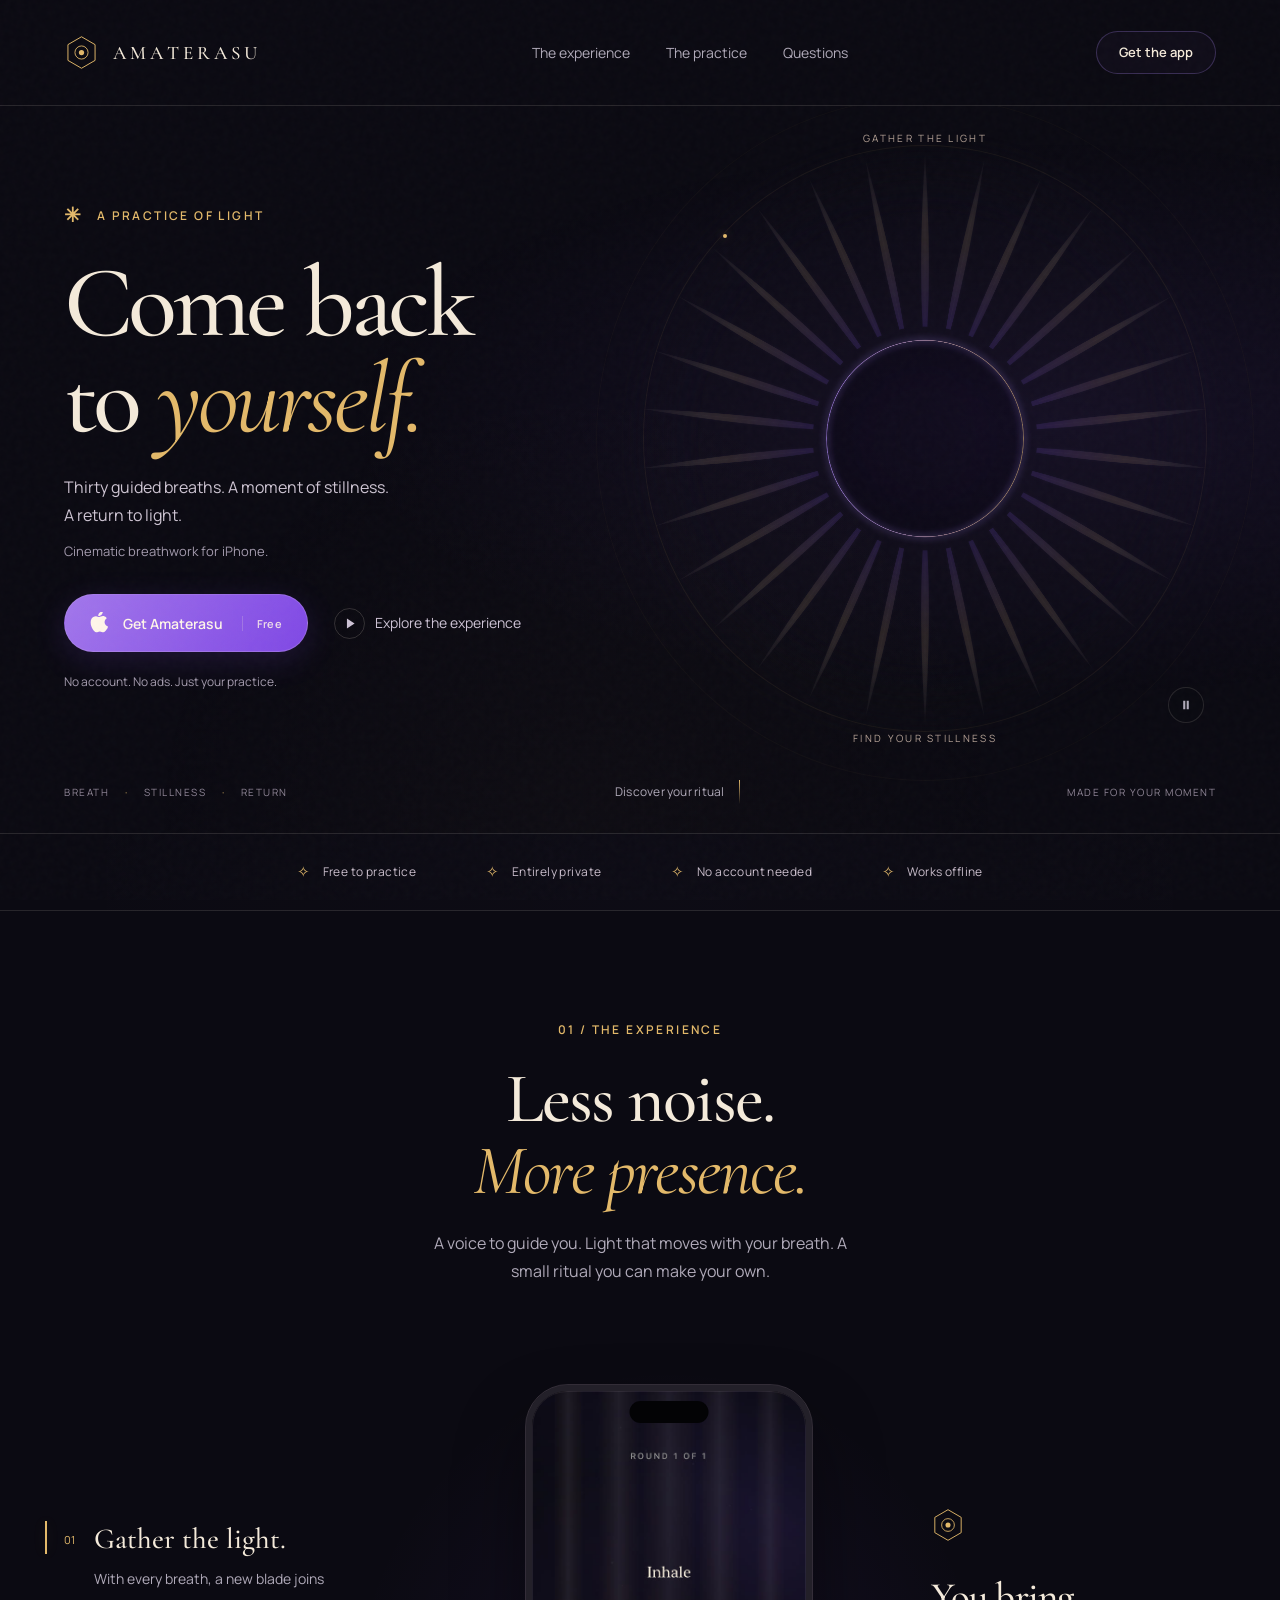
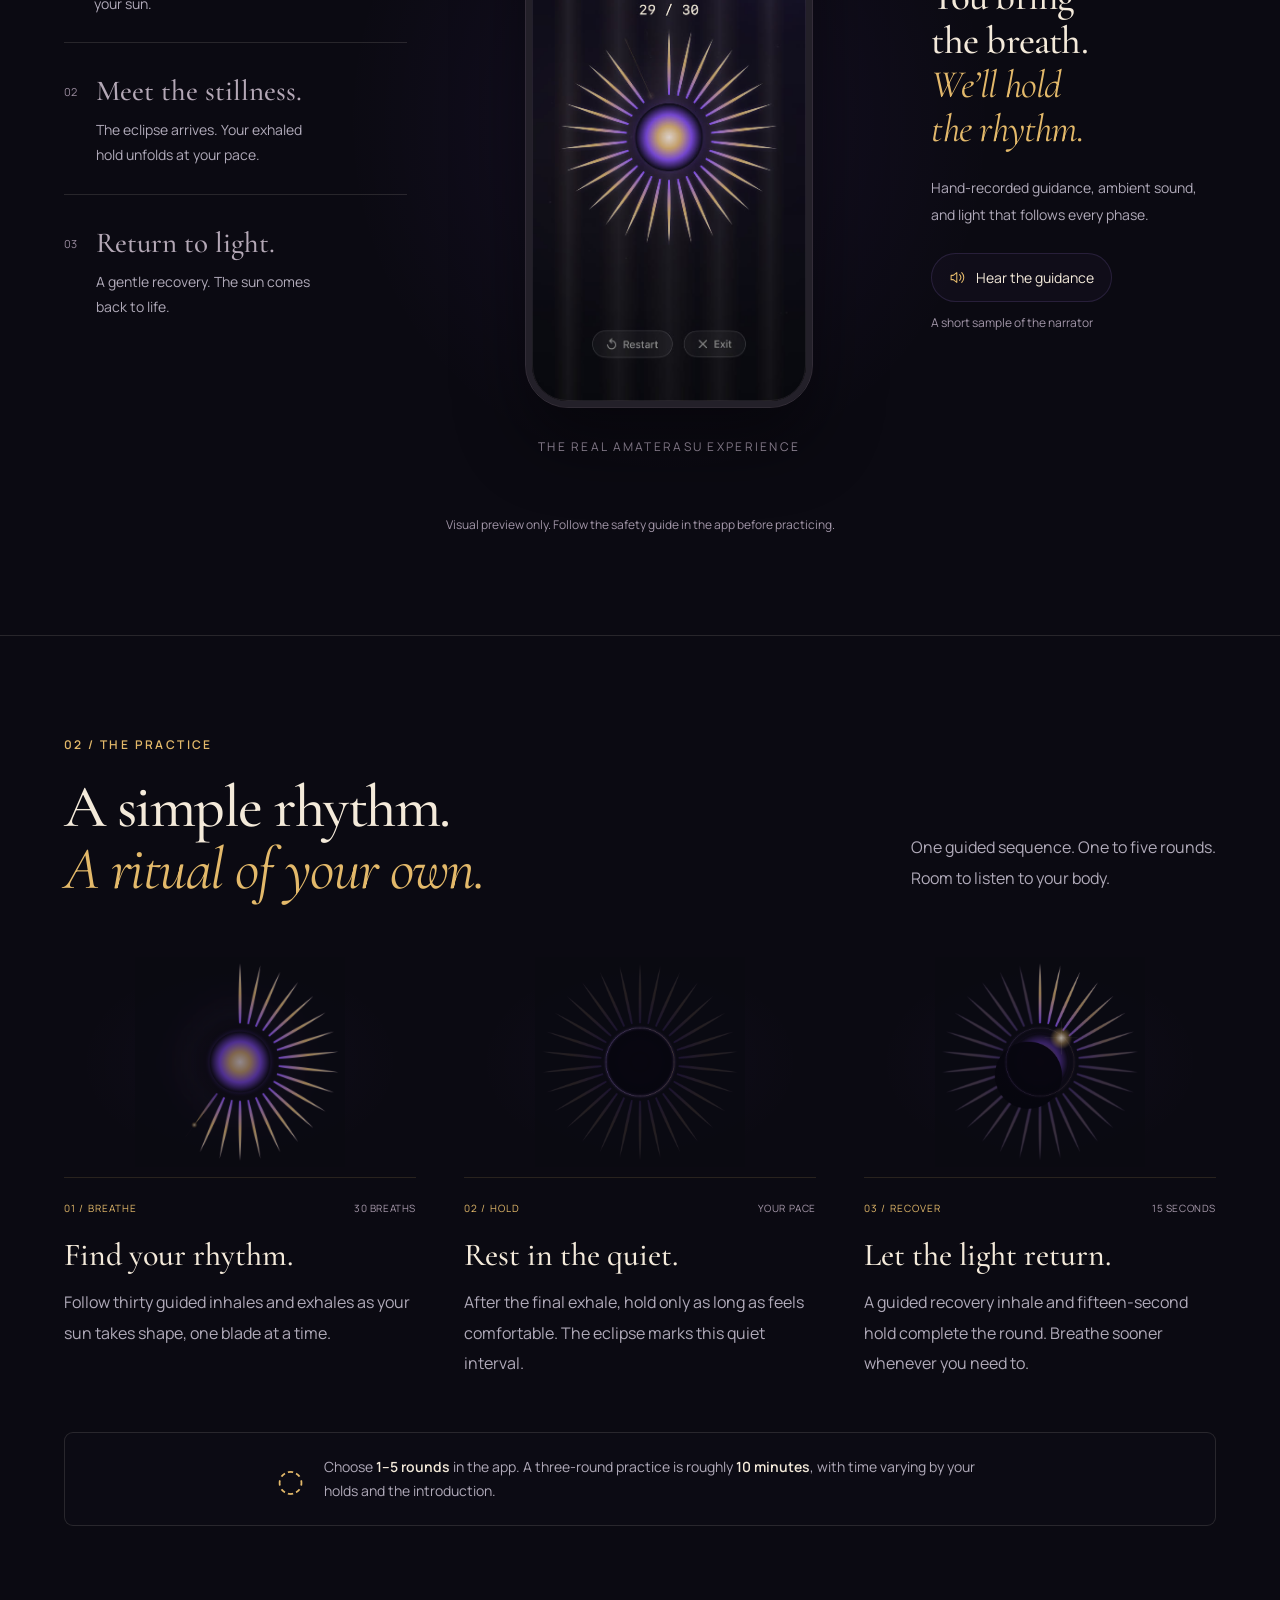
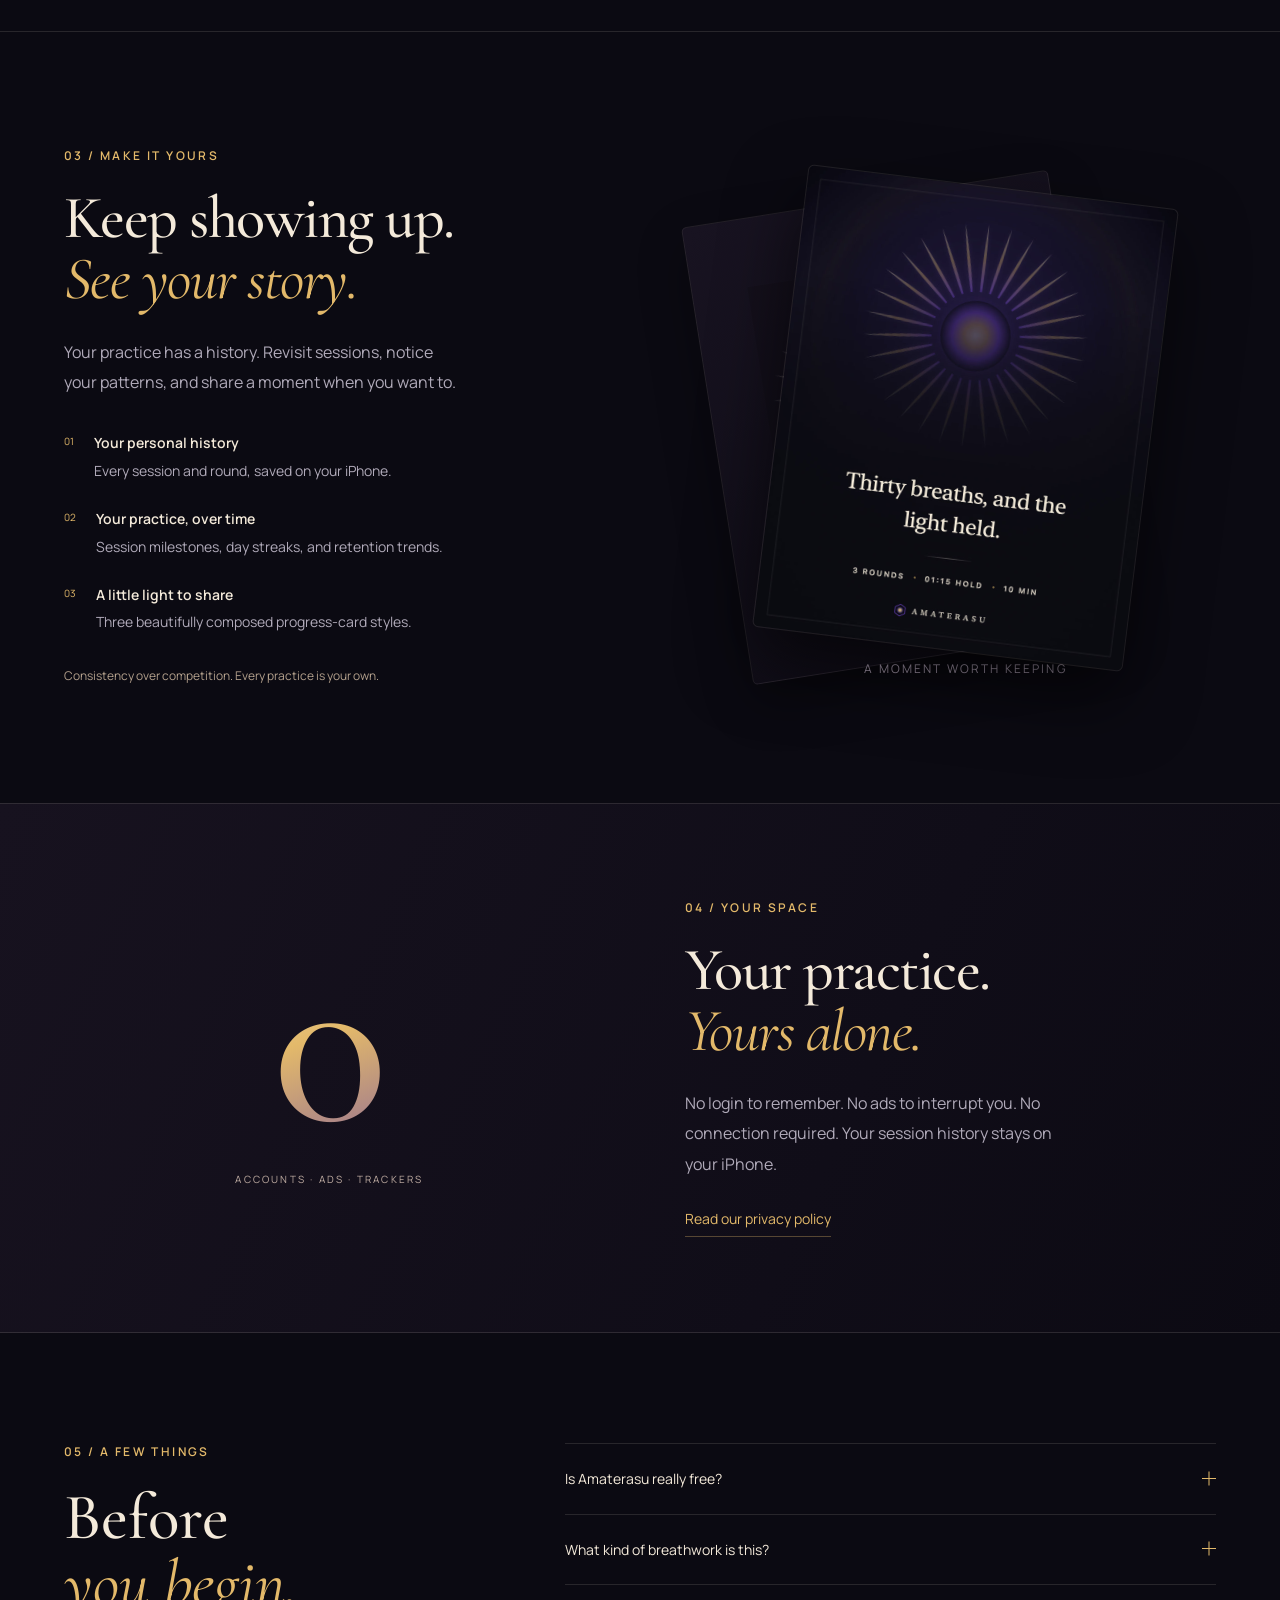
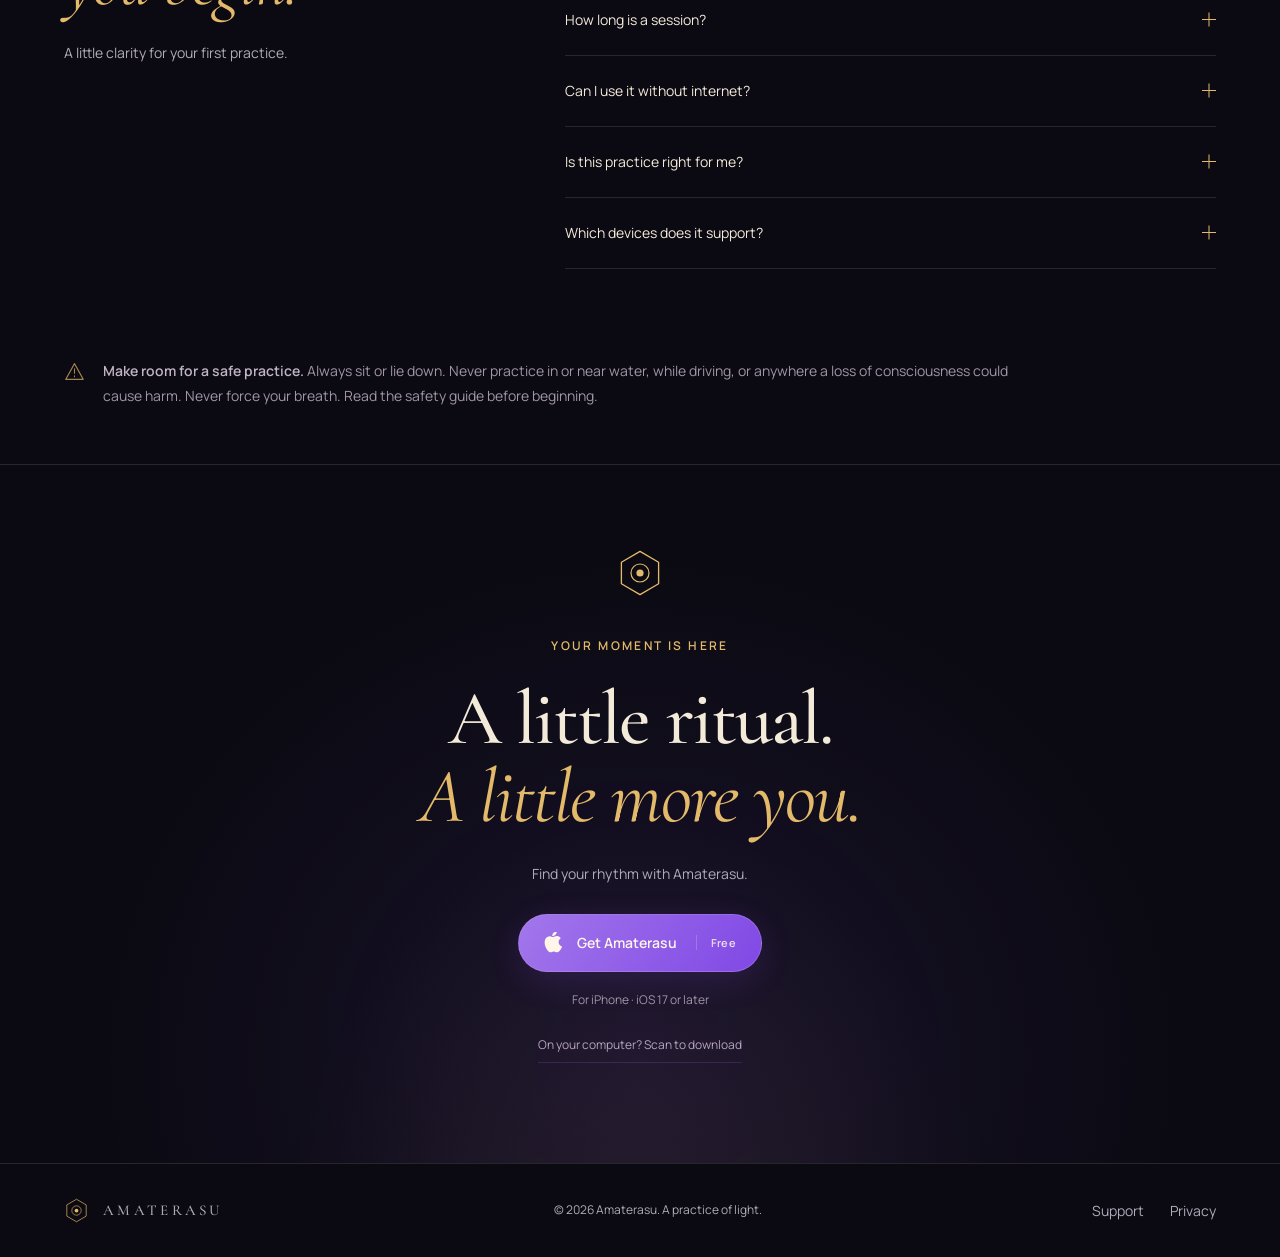
<file: index.html>
<!doctype html>
<html lang="en">
<head>
  <meta charset="utf-8">
  <meta name="viewport" content="width=device-width, initial-scale=1">
  <meta name="theme-color" content="#0b0a12">
  <meta name="description" content="Thirty guided breaths. A moment of stillness. A return to light. Discover Amaterasu, a cinematic breathwork experience for iPhone. Free, private, and offline.">
  <meta property="og:type" content="website">
  <meta property="og:title" content="Amaterasu — A practice of light">
  <meta property="og:description" content="Cinematic guided breathwork for iPhone. Thirty breaths, a moment of stillness, and a return to light.">
  <link rel="canonical" href="https://getamaterasu.com/">
  <meta name="apple-itunes-app" content="app-id=6794389902">
  <title>Amaterasu — A practice of light</title>
  <link rel="icon" type="image/svg+xml" href="data:image/svg+xml,%3Csvg xmlns='http://www.w3.org/2000/svg' viewBox='0 0 64 64'%3E%3Crect width='64' height='64' rx='16' fill='%230b0a12'/%3E%3Cpath d='M32 7 54 20v25L32 58 10 45V20Z' fill='none' stroke='%23b18cff' stroke-width='3' stroke-linejoin='round'/%3E%3Ccircle cx='32' cy='32' r='12' fill='%23e3b96a'/%3E%3C/svg%3E">
  <link rel="preload" href="assets/cormorant-garamond-normal-500.ttf" as="font" type="font/ttf" crossorigin>
  <link rel="preload" href="assets/manrope-normal-400.ttf" as="font" type="font/ttf" crossorigin>
  <link rel="stylesheet" href="styles.css">
  <script src="app.js" defer></script>
  <script type="application/ld+json">{"@context":"https://schema.org","@type":"SoftwareApplication","name":"Amaterasu Breathwork","applicationCategory":"HealthApplication","operatingSystem":"iOS 17 or later","description":"Cinematic guided breathwork with thirty breaths, exhaled retention, and recovery holds. Free, private, and offline.","url":"https://getamaterasu.com/","offers":{"@type":"Offer","price":"0","priceCurrency":"USD"}}</script>
</head>
<body>
  <a class="skip-link" href="#main">Skip to content</a>
  <svg class="svg-library" xmlns="http://www.w3.org/2000/svg" aria-hidden="true">
    <symbol id="brand-symbol" viewBox="0 0 40 40"><path d="M20 2 35.5 11v18L20 38 4.5 29V11Z" fill="none" stroke="currentColor" stroke-width="1.1" stroke-linejoin="round"/><circle cx="20" cy="20" r="7.5" fill="none" stroke="currentColor" stroke-width="1"/><circle cx="20" cy="20" r="3" fill="currentColor"/></symbol>
    <symbol id="apple-symbol" viewBox="0 0 24 28"><path fill="currentColor" d="M17.2 4.5c1.1-1.3 1.7-2.8 1.5-4.5-1.6.1-3.4 1-4.5 2.2-1 1.1-1.9 2.8-1.6 4.4 1.8.1 3.5-.8 4.6-2.1ZM21.1 14.7c0-3.5 2.9-5.2 3-5.3-1.6-2.4-4.1-2.7-5-2.8-2.1-.2-4.1 1.3-5.2 1.3-1.1 0-2.8-1.3-4.6-1.2-2.4 0-4.7 1.4-5.9 3.6-2.5 4.4-.6 10.9 1.9 14.5 1.2 1.8 2.7 3.8 4.6 3.7 1.9-.1 2.5-1.2 4.8-1.2 2.2 0 2.8 1.2 4.7 1.2 2-.1 3.2-1.8 4.4-3.6 1.4-2 1.9-3.9 2-4-.1 0-4.7-1.8-4.7-6.2Z" transform="translate(-2 -1) scale(.94)"/></symbol>
    <symbol id="play-symbol" viewBox="0 0 20 20"><path d="m7 4 9 6-9 6Z" fill="currentColor"/></symbol>
    <symbol id="pause-symbol" viewBox="0 0 20 20"><path d="M6 4h3v12H6zm5 0h3v12h-3z" fill="currentColor"/></symbol>
    <symbol id="sound-symbol" viewBox="0 0 24 24"><path d="m11 5-5 4H3v6h3l5 4zm4 3a6 6 0 0 1 0 8m3-11a10 10 0 0 1 0 14" fill="none" stroke="currentColor" stroke-width="1.5" stroke-linejoin="round" stroke-linecap="round"/></symbol>
  </svg>
  <header class="site-header">
    <a class="wordmark" href="#" aria-label="Amaterasu home"><svg class="brand-mark"><use href="#brand-symbol"/></svg><span>AMATERASU</span></a>
    <nav aria-label="Main navigation"><a href="#experience">The experience</a><a href="#practice">The practice</a><a href="#questions">Questions</a></nav>
    <a class="button button-small button-outline" href="https://apps.apple.com/app/id6794389902">Get the app</a>
  </header>
  <main id="main">
    <section class="hero" aria-labelledby="hero-title">
      <div class="hero-wash" aria-hidden="true"></div>
      <div class="hero-copy">
        <p class="eyebrow"><span class="small-sun" aria-hidden="true">✳</span> A PRACTICE OF LIGHT</p>
        <h1 id="hero-title">Come back<br> to <em>yourself.</em></h1>
        <p class="hero-description">Thirty guided breaths. A moment of stillness.<br> A return to light.</p>
        <p class="hero-detail">Cinematic breathwork for iPhone.</p>
        <div class="hero-actions">
          <a class="button button-primary" href="https://apps.apple.com/app/id6794389902"><svg class="apple-icon"><use href="#apple-symbol"/></svg>Get Amaterasu <span class="button-free">Free</span></a>
          <a class="preview-link" href="#experience"><span class="play-disc"><svg><use href="#play-symbol"/></svg></span>Explore the experience</a>
        </div>
        <p class="hero-footnote">No account. No ads. Just your practice.</p>
      </div>
      <div class="hero-art" aria-label="Amaterasu’s thirty-blade sun crest becoming a total eclipse">
        <div class="orbital orbital-one" aria-hidden="true"></div><div class="orbital orbital-two" aria-hidden="true"></div>
        <span class="orbit-label orbit-label-top">GATHER THE LIGHT</span>
        <video id="hero-video" class="crest-video" autoplay muted loop playsinline preload="metadata" poster="assets/crest-eclipse.png" aria-hidden="true"><source src="assets/crest-journey.mp4" type="video/mp4"></video>
        <img class="crest-still" src="assets/crest-eclipse.png" alt="" width="1200" height="1200">
        <span class="orbit-label orbit-label-bottom">FIND YOUR STILLNESS</span>
        <button class="motion-toggle" id="motion-toggle" aria-label="Pause animation"><svg><use href="#pause-symbol"/></svg></button>
      </div>
      <div class="hero-bottom"><span>BREATH <i>·</i> STILLNESS <i>·</i> RETURN</span><a href="#experience">Discover your ritual <span class="scroll-line" aria-hidden="true"></span></a><span>MADE FOR YOUR MOMENT</span></div>
    </section>
    <div class="trust-strip" aria-label="App benefits"><span>Free to practice</span><span>Entirely private</span><span>No account needed</span><span>Works offline</span></div>
    <section class="intro section-wrap" id="experience" aria-labelledby="experience-title">
      <p class="eyebrow">01 / THE EXPERIENCE</p>
      <h2 id="experience-title">Less noise.<br> <em>More presence.</em></h2>
      <p class="intro-description">A voice to guide you. Light that moves with your breath. A small ritual you can make your own.</p>
    </section>
    <section class="experience-showcase section-wrap" aria-label="Explore the app">
      <div class="experience-grid">
        <div class="phase-options" role="tablist" aria-label="Preview session phases" aria-orientation="vertical">
          <button class="phase-option active" id="tab-breathe" role="tab" aria-selected="true" aria-controls="phase-panel" tabindex="0" data-phase="breathe"><span class="phase-number">01</span><span><strong>Gather the light.</strong><span>With every breath, a new blade joins your sun.</span></span></button>
          <button class="phase-option" id="tab-stillness" role="tab" aria-selected="false" aria-controls="phase-panel" tabindex="-1" data-phase="stillness"><span class="phase-number">02</span><span><strong>Meet the stillness.</strong><span>The eclipse arrives. Your exhaled hold unfolds at your pace.</span></span></button>
          <button class="phase-option" id="tab-return" role="tab" aria-selected="false" aria-controls="phase-panel" tabindex="-1" data-phase="return"><span class="phase-number">03</span><span><strong>Return to light.</strong><span>A gentle recovery. The sun comes back to life.</span></span></button>
        </div>
        <div class="phone-stage" id="phase-panel" role="tabpanel" aria-labelledby="tab-breathe">
          <div class="phone-halo" aria-hidden="true"></div>
          <div class="phone-frame"><img id="phase-image" src="assets/app-breathe.jpg" alt="The actual Amaterasu iPhone session: inhale guidance and a partially forged sun crest" width="603" height="1311" loading="lazy"><div class="phone-island" aria-hidden="true"></div></div>
          <span class="screen-caption">THE REAL AMATERASU EXPERIENCE</span>
        </div>
        <div class="experience-note">
          <svg class="note-mark" aria-hidden="true"><use href="#brand-symbol"/></svg>
          <h3>You bring<br> the breath.<br> <em>We’ll hold<br> the rhythm.</em></h3>
          <p>Hand-recorded guidance, ambient sound, and light that follows every phase.</p>
          <button class="audio-button" id="audio-toggle" aria-pressed="false"><svg><use href="#sound-symbol"/></svg><span>Hear the guidance</span></button>
          <span class="audio-caption" id="audio-caption">A short sample of the narrator</span>
          <audio id="guidance-audio" preload="none" src="assets/narrator-preview.mp3"></audio>
        </div>
      </div>
      <p class="preview-note">Visual preview only. Follow the safety guide in the app before practicing.</p>
    </section>
    <section class="practice section-wrap" id="practice" aria-labelledby="practice-title">
      <div class="section-heading"><div><p class="eyebrow">02 / THE PRACTICE</p><h2 id="practice-title">A simple rhythm.<br> <em>A ritual of your own.</em></h2></div><p>One guided sequence. One to five rounds.<br> Room to listen to your body.</p></div>
      <div class="ritual-grid">
        <article class="ritual-step"><div class="ritual-art"><img src="assets/crest-breathing.png" alt="" width="1000" height="1000" loading="lazy"></div><div class="step-heading"><span>01 / BREATHE</span><span>30 BREATHS</span></div><h3>Find your rhythm.</h3><p>Follow thirty guided inhales and exhales as your sun takes shape, one blade at a time.</p></article>
        <article class="ritual-step"><div class="ritual-art"><img src="assets/crest-eclipse.png" alt="" width="1200" height="1200" loading="lazy"></div><div class="step-heading"><span>02 / HOLD</span><span>YOUR PACE</span></div><h3>Rest in the quiet.</h3><p>After the final exhale, hold only as long as feels comfortable. The eclipse marks this quiet interval.</p></article>
        <article class="ritual-step"><div class="ritual-art"><img src="assets/crest-return.png" alt="" width="1200" height="1200" loading="lazy"></div><div class="step-heading"><span>03 / RECOVER</span><span>15 SECONDS</span></div><h3>Let the light return.</h3><p>A guided recovery inhale and fifteen-second hold complete the round. Breathe sooner whenever you need to.</p></article>
      </div>
      <div class="rounds-note"><span class="rounds-symbol" aria-hidden="true">◌</span><p>Choose <strong>1–5 rounds</strong> in the app. A three-round practice is roughly <strong>10 minutes</strong>, with time varying by your holds and the introduction.</p></div>
    </section>
    <section class="progress section-wrap" aria-labelledby="progress-title">
      <div class="progress-copy"><p class="eyebrow">03 / MAKE IT YOURS</p><h2 id="progress-title">Keep showing up.<br> <em>See your story.</em></h2><p>Your practice has a history. Revisit sessions, notice your patterns, and share a moment when you want to.</p><div class="progress-details"><div><span>01</span><p><strong>Your personal history</strong> Every session and round, saved on your iPhone.</p></div><div><span>02</span><p><strong>Your practice, over time</strong> Session milestones, day streaks, and retention trends.</p></div><div><span>03</span><p><strong>A little light to share</strong> Three beautifully composed progress-card styles.</p></div></div><p class="quiet-note">Consistency over competition. Every practice is your own.</p></div>
      <div class="share-display"><div class="share-card-back" aria-hidden="true"><img src="assets/crest-radiant.png" alt="" width="1200" height="1200" loading="lazy"><span>ONE MOMENT.<br> ALL YOURS.</span></div><img class="share-card-front" src="assets/app-reflection.jpg" alt="An actual Amaterasu Reflection share card with the radiant sun crest" width="540" height="675" loading="lazy"><span class="share-caption">A MOMENT WORTH KEEPING</span></div>
    </section>
    <section class="privacy-section" aria-labelledby="privacy-title"><div class="privacy-inner section-wrap"><div class="privacy-emblem" aria-hidden="true"><span>0</span><p>ACCOUNTS · ADS · TRACKERS</p></div><div class="privacy-copy"><p class="eyebrow">04 / YOUR SPACE</p><h2 id="privacy-title">Your practice.<br> <em>Yours alone.</em></h2><p>No login to remember. No ads to interrupt you. No connection required. Your session history stays on your iPhone.</p><a class="text-link" href="https://andres00arroyo.github.io/amaterasu/privacy-policy.html">Read our privacy policy</a></div></div></section>
    <section class="faq section-wrap" id="questions" aria-labelledby="questions-title"><div class="faq-heading"><p class="eyebrow">05 / A FEW THINGS</p><h2 id="questions-title">Before<br> <em>you begin.</em></h2><p>A little clarity for your first practice.</p></div><div class="faq-items">
      <details><summary>Is Amaterasu really free?<span class="faq-plus" aria-hidden="true"></span></summary><div class="faq-answer">Yes. The current app is free to download and use, with no subscription, ads, or account required.</div></details>
      <details><summary>What kind of breathwork is this?<span class="faq-plus" aria-hidden="true"></span></summary><div class="faq-answer">Each round combines thirty guided breaths, a comfortable exhaled retention, and a fifteen-second recovery hold. Choose one to five rounds. Amaterasu is an independent app and is not affiliated with the Wim Hof Method.</div></details>
      <details><summary>How long is a session?<span class="faq-plus" aria-hidden="true"></span></summary><div class="faq-answer">A three-round session is estimated at roughly ten minutes, plus introductory guidance. Your actual time depends on the number of rounds and how long your comfortable holds last. Choose a single round when you want a shorter practice.</div></details>
      <details><summary>Can I use it without internet?<span class="faq-plus" aria-hidden="true"></span></summary><div class="faq-answer">Yes. Once downloaded, the guidance, music, visuals, and local session history work offline. You don’t need an account.</div></details>
      <details><summary>Is this practice right for me?<span class="faq-plus" aria-hidden="true"></span></summary><div class="faq-answer">This practice can cause lightheadedness or loss of consciousness. Consult a licensed medical professional to confirm it is appropriate for you. Practice seated or lying down somewhere stable, never in or near water, while driving, at heights, or around machinery. Never force a hold; stop immediately if you feel unwell. The app includes a safety guide before your first session.</div></details>
      <details><summary>Which devices does it support?<span class="faq-plus" aria-hidden="true"></span></summary><div class="faq-answer">Amaterasu is designed for iPhone running iOS 17 or later. It uses your iPhone’s audio and haptics to guide the practice.</div></details>
    </div></section>
    <aside class="safety-note section-wrap"><svg aria-hidden="true" viewBox="0 0 24 24"><path d="m12 3 10 18H2ZM12 9v5m0 3v1" fill="none" stroke="currentColor" stroke-width="1.2" stroke-linecap="round" stroke-linejoin="round"/></svg><p><strong>Make room for a safe practice.</strong> Always sit or lie down. Never practice in or near water, while driving, or anywhere a loss of consciousness could cause harm. Never force your breath. Read the safety guide before beginning.</p></aside>
    <section class="closing" aria-labelledby="closing-title"><div class="closing-glow" aria-hidden="true"></div><svg class="closing-mark" aria-hidden="true"><use href="#brand-symbol"/></svg><p class="eyebrow">YOUR MOMENT IS HERE</p><h2 id="closing-title">A little ritual.<br> <em>A little more you.</em></h2><p>Find your rhythm with Amaterasu.</p><a class="button button-primary" href="https://apps.apple.com/app/id6794389902"><svg class="apple-icon"><use href="#apple-symbol"/></svg>Get Amaterasu <span class="button-free">Free</span></a><span class="closing-note">For iPhone · iOS 17 or later</span><button class="qr-trigger" id="qr-trigger" aria-expanded="false" aria-controls="qr-panel">On your computer? Scan to download</button><div class="qr-panel" id="qr-panel" hidden><img src="assets/app-store-qr.png" alt="QR code linking to Amaterasu on the App Store" width="168" height="168"><p>Open your iPhone camera and scan.</p></div></section>
  </main>
  <footer class="site-footer section-wrap"><a class="wordmark" href="#" aria-label="Amaterasu home"><svg class="brand-mark"><use href="#brand-symbol"/></svg><span>AMATERASU</span></a><span>© 2026 Amaterasu. A practice of light.</span><div><a href="https://andres00arroyo.github.io/amaterasu/support.html">Support</a><a href="https://andres00arroyo.github.io/amaterasu/privacy-policy.html">Privacy</a></div></footer>
</body>
</html>
</file>
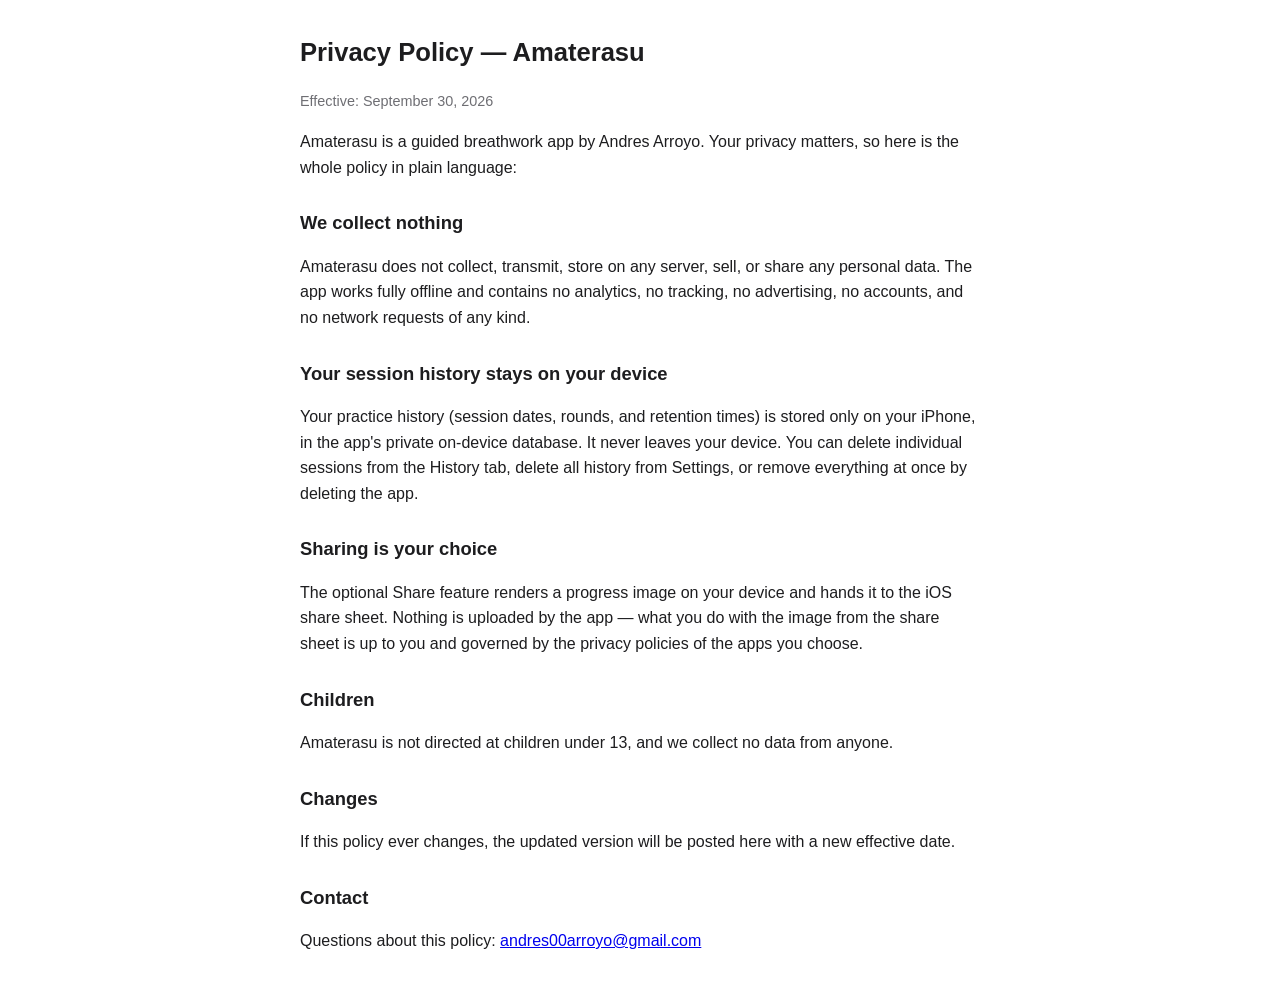
<file: privacy-policy.html>
<!DOCTYPE html>
<html lang="en">
<head>
<meta charset="utf-8">
<meta name="viewport" content="width=device-width, initial-scale=1">
<title>Privacy Policy — Amaterasu</title>
<style>
  body { font-family: -apple-system, Helvetica, Arial, sans-serif; max-width: 680px; margin: 2rem auto; padding: 0 1.25rem; line-height: 1.6; color: #1d1d1f; }
  h1 { font-size: 1.6rem; } h2 { font-size: 1.15rem; margin-top: 1.75rem; }
  .meta { color: #6e6e73; font-size: 0.9rem; }
</style>
</head>
<body>
<h1>Privacy Policy — Amaterasu</h1>
<p class="meta">Effective: September 30, 2026</p>

<p>Amaterasu is a guided breathwork app by Andres Arroyo. Your privacy matters, so here is the whole policy in plain language:</p>

<h2>We collect nothing</h2>
<p>Amaterasu does not collect, transmit, store on any server, sell, or share any personal data. The app works fully offline and contains no analytics, no tracking, no advertising, no accounts, and no network requests of any kind.</p>

<h2>Your session history stays on your device</h2>
<p>Your practice history (session dates, rounds, and retention times) is stored only on your iPhone, in the app's private on-device database. It never leaves your device. You can delete individual sessions from the History tab, delete all history from Settings, or remove everything at once by deleting the app.</p>

<h2>Sharing is your choice</h2>
<p>The optional Share feature renders a progress image on your device and hands it to the iOS share sheet. Nothing is uploaded by the app — what you do with the image from the share sheet is up to you and governed by the privacy policies of the apps you choose.</p>

<h2>Children</h2>
<p>Amaterasu is not directed at children under 13, and we collect no data from anyone.</p>

<h2>Changes</h2>
<p>If this policy ever changes, the updated version will be posted here with a new effective date.</p>

<h2>Contact</h2>
<p>Questions about this policy: <a href="mailto:andres00arroyo@gmail.com">andres00arroyo@gmail.com</a></p>
</body>
</html>
</file>
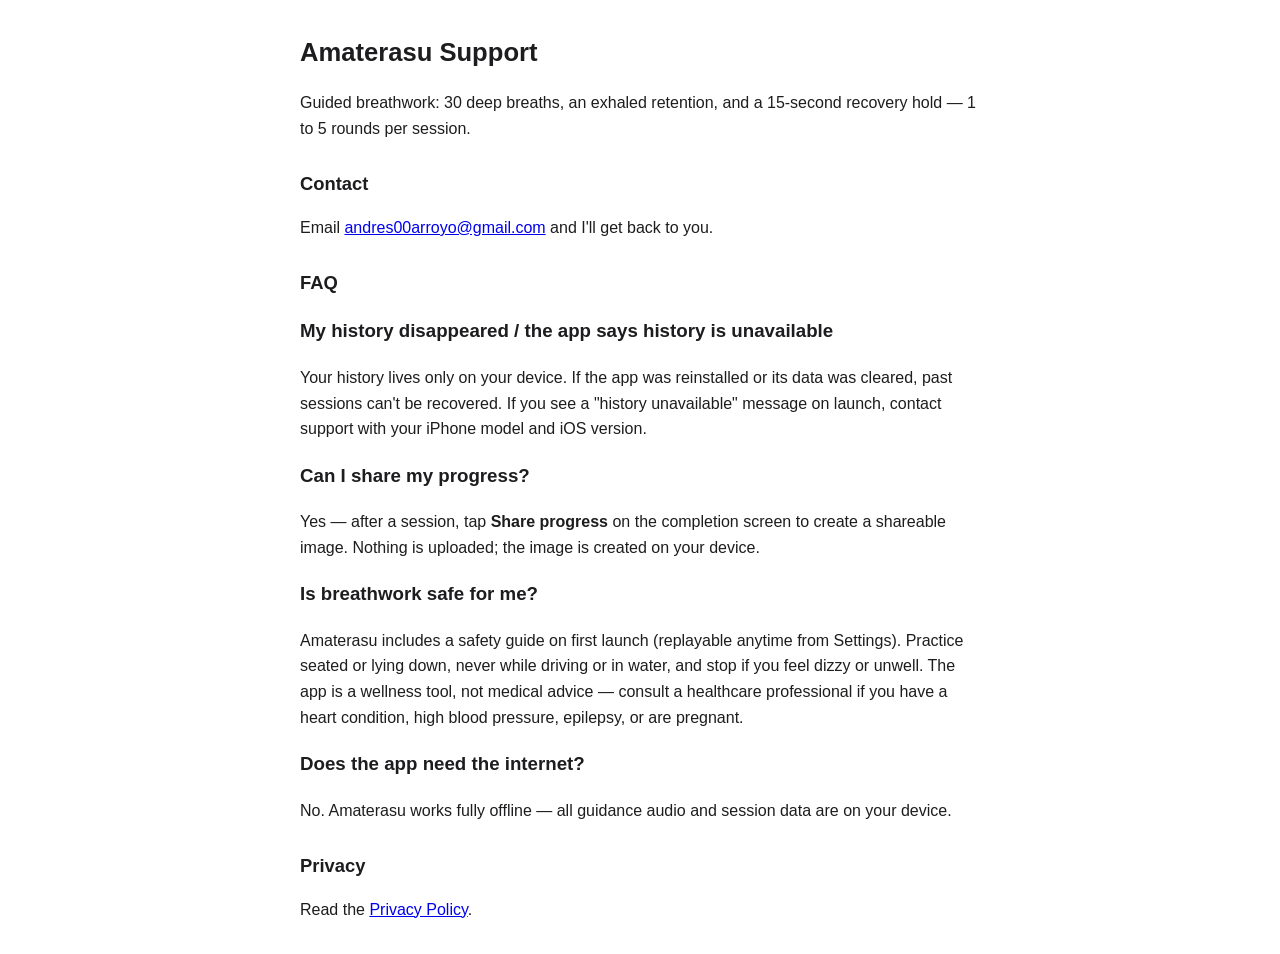
<file: support.html>
<!DOCTYPE html>
<html lang="en">
<head>
<meta charset="utf-8">
<meta name="viewport" content="width=device-width, initial-scale=1">
<title>Support — Amaterasu</title>
<style>
  body { font-family: -apple-system, Helvetica, Arial, sans-serif; max-width: 680px; margin: 2rem auto; padding: 0 1.25rem; line-height: 1.6; color: #1d1d1f; }
  h1 { font-size: 1.6rem; } h2 { font-size: 1.15rem; margin-top: 1.75rem; }
</style>
</head>
<body>
<h1>Amaterasu Support</h1>
<p>Guided breathwork: 30 deep breaths, an exhaled retention, and a 15-second recovery hold — 1 to 5 rounds per session.</p>

<h2>Contact</h2>
<p>Email <a href="mailto:andres00arroyo@gmail.com">andres00arroyo@gmail.com</a> and I'll get back to you.</p>

<h2>FAQ</h2>

<h3>My history disappeared / the app says history is unavailable</h3>
<p>Your history lives only on your device. If the app was reinstalled or its data was cleared, past sessions can't be recovered. If you see a "history unavailable" message on launch, contact support with your iPhone model and iOS version.</p>

<h3>Can I share my progress?</h3>
<p>Yes — after a session, tap <strong>Share progress</strong> on the completion screen to create a shareable image. Nothing is uploaded; the image is created on your device.</p>

<h3>Is breathwork safe for me?</h3>
<p>Amaterasu includes a safety guide on first launch (replayable anytime from Settings). Practice seated or lying down, never while driving or in water, and stop if you feel dizzy or unwell. The app is a wellness tool, not medical advice — consult a healthcare professional if you have a heart condition, high blood pressure, epilepsy, or are pregnant.</p>

<h3>Does the app need the internet?</h3>
<p>No. Amaterasu works fully offline — all guidance audio and session data are on your device.</p>

<h2>Privacy</h2>
<p>Read the <a href="privacy-policy.html">Privacy Policy</a>.</p>
</body>
</html>
</file>
<file: styles.css>
@font-face{font-family:Amaterasu Serif;src:url('assets/cormorant-garamond-normal-500.ttf') format('truetype');font-weight:500;font-style:normal;font-display:swap}
@font-face{font-family:Amaterasu Serif;src:url('assets/cormorant-garamond-italic-400.ttf') format('truetype');font-weight:400;font-style:italic;font-display:swap}
@font-face{font-family:Manrope;src:url('assets/manrope-normal-400.ttf') format('truetype');font-weight:400;font-display:swap}
@font-face{font-family:Manrope;src:url('assets/manrope-normal-600.ttf') format('truetype');font-weight:600;font-display:swap}
:root{--ink:#0b0a12;--raised:#16131f;--cream:#f4eada;--gold:#e3b96a;--purple:#8c52ff;--soft:#b18cff;--silver:#b0aab9;--line:rgba(244,234,218,.12);--serif:'Amaterasu Serif',Georgia,serif;--sans:Manrope,-apple-system,BlinkMacSystemFont,sans-serif}
*{box-sizing:border-box}html{scroll-behavior:smooth;scroll-padding-top:110px}body{margin:0;background:var(--ink);color:var(--cream);font:400 1rem/1.7 var(--sans);-webkit-font-smoothing:antialiased}body::after{content:'';position:fixed;inset:0;pointer-events:none;z-index:10;opacity:.045;background-image:url("data:image/svg+xml,%3Csvg viewBox='0 0 180 180' xmlns='http://www.w3.org/2000/svg'%3E%3Cfilter id='n'%3E%3CfeTurbulence type='fractalNoise' baseFrequency='.8' numOctaves='3' stitchTiles='stitch'/%3E%3C/filter%3E%3Crect width='100%25' height='100%25' opacity='.5' filter='url(%23n)'/%3E%3C/svg%3E")}
a{color:inherit;text-decoration:none}button{font:inherit;cursor:pointer}a,button{-webkit-tap-highlight-color:transparent}button,a,input{touch-action:manipulation}a:focus-visible,button:focus-visible,summary:focus-visible{outline:2px solid var(--gold);outline-offset:6px}h1,h2,h3,p{margin:0}h1,h2,h3{font-family:var(--serif);font-weight:500;line-height:1.02}em{font-weight:400;color:var(--gold)}svg{width:24px;height:24px;flex-shrink:0}.svg-library{position:absolute;width:0;height:0;overflow:hidden}.skip-link{position:fixed;left:12px;top:12px;transform:translateY(-150%);opacity:0;pointer-events:none;background:var(--cream);color:var(--ink);padding:12px;z-index:100}.skip-link:focus{transform:none;opacity:1;pointer-events:auto}.section-wrap{max-width:1280px;margin-inline:auto;padding-inline:64px}.eyebrow{font-size:0.75rem;font-weight:600;letter-spacing:.2em;color:var(--gold);line-height:1.5}
.site-header{height:106px;padding:0 64px;max-width:1536px;margin:auto;display:flex;align-items:center;justify-content:space-between;gap:24px;position:relative;z-index:5;border-bottom:1px solid var(--line)}.wordmark{display:inline-flex;align-items:center;gap:14px}.wordmark span{font:500 1.1875rem/1 var(--serif);letter-spacing:.22em}.brand-mark{height:35px;width:35px;color:var(--gold)}.site-header nav{display:flex;gap:36px;margin-left:22px}.site-header nav a{color:var(--silver);font-size:0.8125rem;transition:color .2s}.site-header nav a:hover{color:var(--cream)}.button{display:inline-flex;align-items:center;justify-content:center;gap:13px;border-radius:100px;padding:17px 25px;font-size:0.875rem;font-weight:600;line-height:1.4;border:1px solid transparent;transition:background .25s,box-shadow .25s,transform .25s;min-height:54px}.button:hover{transform:translateY(-2px)}.button-primary{background:linear-gradient(125deg,#a277eb,#8048e5);border-color:#b99ae25c;color:#fff5e9;box-shadow:0 8px 32px #8c52ff26}.button-primary:hover{box-shadow:0 8px 38px #8c52ff55;background:linear-gradient(125deg,#ad85f0,#8b54eb)}.button-small{font-size:0.8125rem;min-height:43px;padding:11px 22px}.button-outline{border-color:#b18cff40;background:#b18cff08}.button-outline:hover{background:#b18cff14}.apple-icon{height:22px;width:20px}.button-free{font-size:0.6875rem;opacity:.85;border-left:1px solid #f4eada40;padding-left:14px;margin-left:6px;letter-spacing:.02em}
.hero{position:relative;max-width:1536px;margin:auto;min-height:725px;display:grid;grid-template-columns:1.05fr 1fr;align-items:center;padding:30px 64px 92px;isolation:isolate;overflow:hidden}.hero-wash{position:absolute;inset:0;z-index:-1;background:radial-gradient(ellipse at 82% 43%,#8c52ff13,transparent 48%),radial-gradient(ellipse at 45% 100%,#e3b96a05,transparent 46%)}.hero-copy{position:relative;z-index:2;padding-top:15px}.small-sun{font-size:1.25rem;display:inline-block;vertical-align:-2px;margin-right:9px}.hero h1{font-size:clamp(4.5rem,7.9vw,7.5rem);letter-spacing:-.045em;margin:25px 0 26px;line-height:.95}.hero h1 em{letter-spacing:-.04em}.hero-description{font-size:1.0625rem;line-height:1.8;color:#cec5d3}.hero-detail{font-size:0.8125rem;color:#a49bae;margin-top:10px}.hero-actions{margin-top:32px;display:flex;align-items:center;gap:26px;flex-wrap:wrap}.preview-link{display:inline-flex;gap:10px;align-items:center;font-size:0.75rem;color:#cdc3d5;transition:color .2s}.preview-link:hover{color:var(--gold)}.play-disc{border:1px solid #f4eada29;border-radius:50%;width:31px;height:31px;display:grid;place-items:center}.play-disc svg{width:17px;height:17px}.hero-footnote{font-size:0.75rem;color:#a49bae;margin-top:20px}.hero-art{position:relative;min-width:0;aspect-ratio:1;display:grid;place-items:center;margin-left:-20px}.crest-video,.crest-still{width:104%;height:auto;position:relative;grid-area:1/1;opacity:.88;mix-blend-mode:screen;mask-image:radial-gradient(circle,#000 52%,transparent 72%);-webkit-mask-image:radial-gradient(circle,#000 52%,transparent 72%)}.crest-still{display:none}.orbital{position:absolute;border:1px solid #e3b96a12;border-radius:50%;pointer-events:none}.orbital-one{width:97%;height:97%}.orbital-two{width:113%;height:113%;border-color:#e3b96a08}.orbital-one::before{content:'';position:absolute;top:15%;left:14%;width:4px;height:4px;border-radius:50%;background:var(--gold);box-shadow:0 0 10px #e3b96a66}.orbit-label{position:absolute;font-size:0.625rem;letter-spacing:.23em;color:#b5a296;z-index:2;left:50%;white-space:nowrap;transform:translateX(-50%)}.orbit-label-top{top:-1%}.orbit-label-bottom{bottom:-1%}.motion-toggle{position:absolute;bottom:3%;right:2%;width:36px;height:36px;display:grid;place-items:center;background:#0b0a1266;border:1px solid var(--line);color:var(--silver);border-radius:50%}.motion-toggle svg{width:14px;height:14px}.hero-bottom{position:absolute;bottom:29px;left:64px;right:64px;display:flex;align-items:center;justify-content:space-between;font-size:0.625rem;letter-spacing:.15em;color:#918798}.hero-bottom i{font-style:normal;color:var(--gold);padding:0 12px}.hero-bottom a{font-size:0.75rem;letter-spacing:.02em;color:var(--silver);display:flex;align-items:center;gap:14px}.scroll-line{display:inline-block;width:1px;height:24px;background:linear-gradient(var(--gold),transparent)}
.trust-strip{border-block:1px solid var(--line);display:flex;justify-content:center;gap:70px;padding:25px 32px;background:linear-gradient(90deg,transparent,#b18cff03,transparent)}.trust-strip span{font-size:0.75rem;letter-spacing:.035em;color:#c9bdcb;display:flex;align-items:center;gap:12px}.trust-strip span::before{content:'✧';color:var(--gold);font-size:0.9375rem}.intro{text-align:center;padding-block:110px 80px}.intro h2{font-size:clamp(3.375rem,5.5vw,4.875rem);letter-spacing:-.025em;margin:24px auto}.intro-description{max-width:450px;margin:0 auto;color:var(--silver);font-size:1rem}.site-footer{padding-block:34px;display:flex;align-items:center;justify-content:space-between;border-top:1px solid var(--line);font-size:0.75rem;color:var(--silver)}.site-footer .brand-mark{width:25px;height:25px}.site-footer .wordmark span{font-size:0.9375rem}.site-footer>div{display:flex;gap:26px}.site-footer a:hover{color:var(--gold)}
.experience-showcase{padding-bottom:100px;position:relative}.experience-grid{display:grid;grid-template-columns:1fr 1.18fr .83fr;align-items:center;gap:60px}.phase-options{display:flex;flex-direction:column;gap:5px}.phase-option{background:transparent;border:0;border-bottom:1px solid var(--line);border-radius:0;color:var(--silver);padding:26px 0;text-align:left;display:flex;gap:18px;position:relative;min-width:0}.phase-option:last-child{border-bottom:0}.phase-number{font-size:0.6875rem;letter-spacing:.04em;color:#9a8b9e;padding-top:9px}.phase-option strong{display:block;font:500 1.8125rem/1.15 var(--serif);color:#b4a8b6;margin-bottom:10px;transition:color .3s}.phase-option>span>span{display:block;font-size:0.8125rem;line-height:1.8;max-width:230px}.phase-option.active strong{color:var(--cream)}.phase-option.active .phase-number{color:var(--gold)}.phase-option.active::before{content:'';position:absolute;width:2px;height:33px;left:-19px;top:25px;background:var(--gold);box-shadow:0 0 14px #e3b96a22}.phase-option:hover strong{color:var(--gold)}.phone-stage{position:relative;text-align:center;padding:20px 0}.phone-halo{position:absolute;inset:-30px -150px;background:radial-gradient(ellipse,#8c52ff16,transparent 65%);pointer-events:none}.phone-frame{width:100%;max-width:286px;margin:auto;aspect-ratio:603/1311;position:relative;overflow:hidden;border-radius:42px;border:6px solid #232029;outline:1px solid #84778355;box-shadow:inset 0 0 0 1px #e3b96a20,0 36px 70px #0007;background:var(--ink);isolation:isolate}.phone-frame::after{content:'';position:absolute;inset:0;border:1px solid #94879226;border-radius:35px;pointer-events:none}.phone-frame img{width:100%;height:100%;object-fit:cover;display:block}.phone-island{position:absolute;top:10px;left:50%;transform:translateX(-50%);width:79px;height:22px;background:#030305;border-radius:30px}.screen-caption{display:block;font-size:0.5625rem;letter-spacing:.19em;color:#a195a7;margin-top:30px}.experience-note{align-self:center}.note-mark{width:34px;height:34px;color:var(--gold);margin-bottom:25px}.experience-note h3{font-size:2.4375rem;line-height:1.13;letter-spacing:-.02em}.experience-note p{font-size:0.8125rem;color:var(--silver);line-height:1.9;margin:24px 0}.audio-button{display:flex;align-items:center;gap:10px;background:#b18cff08;border:1px solid #b18cff25;border-radius:100px;color:var(--cream);font-size:0.75rem;padding:12px 17px;min-height:44px;transition:background .2s}.audio-button:hover,.audio-button.playing{background:#b18cff17}.audio-button svg{width:17px;height:17px;color:var(--gold)}.audio-caption{font-size:0.625rem;color:#a195a7;display:block;margin-top:11px}.preview-note{text-align:center;color:#a195a7;font-size:0.6875rem;margin-top:38px}.practice{padding-block:100px 105px;border-top:1px solid var(--line)}.section-heading{display:flex;justify-content:space-between;align-items:flex-end;gap:40px}.section-heading h2,.progress h2,.privacy-copy h2{font-size:clamp(3rem,4.7vw,4.0625rem);letter-spacing:-.025em;margin-top:22px}.section-heading>p{font-size:0.875rem;line-height:1.9;color:var(--silver);padding-bottom:6px}.ritual-grid{display:grid;grid-template-columns:repeat(3,1fr);gap:48px;margin-top:48px}.ritual-art{height:230px;display:grid;place-items:center;position:relative}.ritual-art::before{content:'';position:absolute;inset:0;background:radial-gradient(ellipse,#8c52ff0a,transparent 65%)}.ritual-art img{width:210px;height:210px;object-fit:contain;opacity:.8}.step-heading{font-size:0.625rem;letter-spacing:.11em;color:var(--gold);display:flex;justify-content:space-between;border-top:1px solid #e3b96a24;padding-top:22px;gap:12px}.step-heading>span+span{color:#a89aac;letter-spacing:.06em}.ritual-step h3{font-size:2rem;line-height:1.1;margin:20px 0 15px}.ritual-step p{color:var(--silver);font-size:0.875rem;line-height:1.9}.rounds-note{display:flex;align-items:center;justify-content:center;gap:20px;margin-top:54px;padding:22px 28px;border:1px solid var(--line);border-radius:9px;background:#b18cff03}.rounds-note p{max-width:680px;color:var(--silver);font-size:0.75rem}.rounds-note strong{font-weight:600;color:var(--cream)}.rounds-symbol{font-size:1.9375rem;color:var(--gold);line-height:1}
.progress{display:grid;grid-template-columns:1.1fr 1fr;gap:100px;padding-block:115px;border-top:1px solid var(--line)}.progress-copy>p:not(.eyebrow){margin-top:27px;max-width:400px;font-size:0.875rem;color:var(--silver);line-height:1.9}.progress-details{margin-top:34px;display:flex;flex-direction:column;gap:24px}.progress-details>div{display:flex;gap:20px}.progress-details>div>span{color:var(--gold);font-size:0.625rem;padding-top:2px}.progress-details p{font-size:0.75rem;color:var(--silver)}.progress-details strong{display:block;color:var(--cream);font-weight:600;font-size:0.8125rem;margin-bottom:4px}.progress-copy p.quiet-note{font-size:0.6875rem;color:#b4a18d;margin-top:31px}.share-display{position:relative;min-width:0;min-height:450px;align-self:center;display:grid;place-items:center}.share-card-front{width:74%;height:auto;position:relative;transform:rotate(7deg);border-radius:5px;box-shadow:0 30px 70px #0009;outline:1px solid #f4eada18;z-index:1}.share-card-back{position:absolute;left:0;top:10px;width:74%;aspect-ratio:4/5;transform:rotate(-9deg);border-radius:5px;background:linear-gradient(150deg,#181321,#0d0b14);border:1px solid #f4eada14;display:flex;flex-direction:column;align-items:center;justify-content:center;box-shadow:0 20px 50px #0005}.share-card-back img{width:70%;height:auto;opacity:.28}.share-card-back>span{font:500 1.125rem/1.3 var(--serif);letter-spacing:.15em;text-align:center;margin-top:20px;color:#dbcfc17a}.share-caption{position:absolute;bottom:-30px;font-size:0.5625rem;letter-spacing:.18em;color:#a195a7;text-align:center}.privacy-section{background:linear-gradient(115deg,#17121f,#100d18 65%,#0c0a13);border-block:1px solid var(--line);position:relative;overflow:hidden}.privacy-inner{display:grid;grid-template-columns:1fr 1fr;align-items:center;gap:90px;padding-block:95px}.privacy-emblem{text-align:center}.privacy-emblem>span{font:400 15rem/.8 var(--serif);color:transparent;background:linear-gradient(160deg,#f4eada,#e3b96a 47%,#805c9f);background-clip:text;-webkit-background-clip:text}.privacy-emblem p{font-size:0.625rem;letter-spacing:.22em;color:#c0ada3;margin-top:32px}.privacy-copy>p:not(.eyebrow){font-size:0.875rem;line-height:1.9;color:var(--silver);margin:26px 0;max-width:390px}.text-link{font-size:0.75rem;color:var(--gold);border-bottom:1px solid #e3b96a55;padding-bottom:5px;display:inline-block}.text-link:hover{color:var(--cream);border-color:var(--cream)}
.faq{display:grid;grid-template-columns:.8fr 1.3fr;gap:100px;padding-block:110px 65px}.faq-heading h2{font-size:4.0625rem;margin:24px 0}.faq-heading>p:last-child{font-size:0.8125rem;color:var(--silver)}.faq-items details{border-bottom:1px solid var(--line);padding:0}.faq-items details:first-child{border-top:1px solid var(--line)}.faq-items summary{list-style:none;cursor:pointer;display:flex;align-items:center;justify-content:space-between;gap:24px;font-size:0.875rem;color:var(--cream);padding:23px 0;min-height:66px}.faq-items summary::-webkit-details-marker{display:none}.faq-plus{position:relative;width:14px;height:14px;flex-shrink:0}.faq-plus::before,.faq-plus::after{content:'';position:absolute;left:0;top:6px;width:14px;height:1px;background:var(--gold);transition:transform .2s}.faq-plus::after{transform:rotate(90deg)}details[open] .faq-plus::after{transform:rotate(0)}.faq-answer{font-size:0.8125rem;color:var(--silver);padding:0 35px 23px 0;line-height:1.9}.safety-note{display:flex;gap:18px;align-items:flex-start;padding-block:24px 56px}.safety-note>svg{width:21px;height:21px;color:var(--gold);margin-top:3px;opacity:.7}.safety-note p{font-size:0.6875rem;color:#a195a7;line-height:1.9;max-width:940px}.safety-note strong{font-weight:600;color:#c1b4c5}.closing{position:relative;text-align:center;padding:84px 24px 100px;border-top:1px solid var(--line);overflow:hidden;isolation:isolate}.closing-glow{position:absolute;inset:0;z-index:-1;background:radial-gradient(ellipse at 50% 85%,#8c52ff1c,transparent 60%),radial-gradient(ellipse at 50% 115%,#e3b96a15,transparent 40%)}.closing-mark{width:48px;height:48px;color:var(--gold);margin-bottom:32px}.closing h2{font-size:clamp(4rem,6vw,5.25rem);letter-spacing:-.025em;margin:25px 0}.closing>p:not(.eyebrow){font-size:0.875rem;color:var(--silver);margin-bottom:28px}.closing-note{font-size:0.6875rem;color:#a195a7;display:block;margin-top:18px}.qr-trigger{display:block;background:transparent;color:#b6a4c1;font-size:0.6875rem;border:0;border-bottom:1px solid #b18cff29;padding:0 0 4px;margin:23px auto 0;min-height:30px}.qr-trigger:hover{color:var(--gold)}.qr-panel{padding-top:23px}.qr-panel img{background:#fff;padding:12px;border-radius:7px;width:168px;height:168px}.qr-panel p{font-size:0.6875rem;color:var(--silver);margin-top:8px}
@media(min-width:1600px){.hero{min-height:790px}.hero h1{font-size:7.75rem}}
@media(max-width:1100px){.site-header{padding-inline:36px}.site-header nav{gap:23px}.hero{padding-inline:36px;min-height:670px}.hero h1{font-size:5.375rem}.hero-bottom{left:36px;right:36px}.hero-actions{gap:18px}.hero-actions .preview-link{font-size:0.6875rem}.section-wrap{padding-inline:36px}.trust-strip{gap:40px}}
@media(max-width:760px){html{scroll-padding-top:20px}.site-header{height:84px;padding-inline:24px}.wordmark{gap:10px}.wordmark span{font-size:1rem;letter-spacing:.17em}.brand-mark{width:29px;height:29px}.site-header nav{display:none}.button-small{padding:10px 17px;font-size:0.75rem}.hero{padding:55px 24px 76px;display:flex;flex-direction:column;min-height:0;text-align:center;gap:16px}.hero-copy{padding-top:0;width:100%}.eyebrow{font-size:0.6875rem}.hero h1{font-size:clamp(4.375rem,13vw,6.25rem);margin-top:22px;margin-bottom:24px}.hero-description{font-size:0.9375rem}.hero-detail{font-size:0.75rem}.hero-actions{justify-content:center;gap:20px;margin-top:27px;flex-direction:column}.hero-footnote{font-size:0.6875rem;margin-top:15px}.hero-art{width:min(100%,450px);margin:33px auto 10px;aspect-ratio:1}.crest-video,.crest-still{width:101%}.orbital-one{width:89%;height:89%}.orbital-two{width:103%;height:103%}.orbit-label-top{top:1%}.orbit-label-bottom{bottom:1%}.hero-bottom{left:24px;right:24px;bottom:22px;justify-content:center}.hero-bottom>span{display:none}.motion-toggle{bottom:7%;right:5%}.trust-strip{display:grid;grid-template-columns:1fr 1fr;gap:16px 32px;padding:27px 24px;max-width:100%}.trust-strip span{font-size:0.6875rem;justify-content:center;gap:8px}.section-wrap{padding-inline:24px}.intro{padding-block:76px 48px}.intro h2{font-size:3.625rem}.intro-description{font-size:0.9375rem;max-width:320px}.site-footer{flex-wrap:wrap;gap:22px;padding-block:28px}.site-footer>span{display:none}}
@media(prefers-reduced-motion:reduce){html{scroll-behavior:auto}*,*::before,*::after{animation:none!important;transition:none!important}.crest-video{display:none}.crest-still{display:block}.motion-toggle{display:none}}
@media(max-width:1100px){.experience-grid{gap:36px;grid-template-columns:1fr 1.08fr .85fr}.phase-option strong{font-size:1.5625rem}.phase-option>span>span{font-size:0.75rem}.experience-note h3{font-size:2.125rem}.experience-note p{font-size:0.75rem}.phone-frame{max-width:250px;border-radius:36px}.phone-island{width:64px;height:18px;top:8px}.ritual-grid{gap:30px}.ritual-art{height:200px}.ritual-art img{width:175px;height:175px}.step-heading{font-size:0.5625rem}.progress{gap:70px}.privacy-inner{gap:60px}.faq{gap:60px}.share-display{min-height:380px}}
@media(max-width:760px){.experience-showcase{padding-bottom:65px}.experience-grid{display:flex;flex-direction:column;gap:30px}.phase-options{width:100%;flex-direction:row;gap:0;order:0;border-bottom:1px solid var(--line)}.phase-option{flex:1;justify-content:center;text-align:center;border:0;padding:15px 8px 19px;gap:0}.phase-option>span>span,.phase-number{display:none}.phase-option strong{font-family:var(--sans);font-size:0.6875rem;line-height:1.7;margin:0}.phase-option.active::before{width:50%;height:1px;top:auto;bottom:-1px;left:25%}.phase-option:nth-child(1) strong::after{content:''}.phone-stage{order:1;width:100%;padding:6px 0}.phone-frame{max-width:258px;border-radius:38px}.phone-halo{inset:-20px -24px}.screen-caption{margin-top:23px;font-size:0.5rem}.experience-note{order:2;text-align:center;display:flex;flex-direction:column;align-items:center;max-width:300px}.note-mark{display:none}.experience-note h3{font-size:2.0625rem;line-height:1.15}.experience-note h3 br{display:none}.experience-note p{margin:19px 0;font-size:0.8125rem}.audio-button{font-size:0.75rem}.audio-caption{font-size:0.625rem}.preview-note{font-size:0.625rem;max-width:280px;margin:30px auto 0}.practice{padding-block:65px}.section-heading{display:block}.section-heading h2,.progress h2,.privacy-copy h2{font-size:3rem}.section-heading>p{margin-top:24px;font-size:0.8125rem}.ritual-grid{display:flex;flex-direction:column;gap:36px;margin-top:24px}.ritual-step{display:grid;grid-template-columns:104px 1fr;gap:0 20px;align-items:start}.ritual-art{height:140px;grid-row:1/4}.ritual-art img{width:105px;height:105px}.step-heading{font-size:0.5625rem;padding-top:15px;margin-top:12px;gap:6px}.step-heading>span+span{font-size:0.5rem}.ritual-step h3{font-size:1.6875rem;margin:12px 0 10px}.ritual-step p{font-size:0.75rem;line-height:1.8}.rounds-note{padding:18px;gap:14px;margin-top:32px;align-items:flex-start}.rounds-note p{font-size:0.6875rem}.rounds-symbol{font-size:1.5rem;padding-top:4px}.progress{display:flex;flex-direction:column;padding-block:65px 85px;gap:44px}.progress-copy>p:not(.eyebrow){font-size:0.8125rem;margin-top:22px}.progress-details{gap:22px}.progress-details p{font-size:0.75rem}.progress-copy p.quiet-note{font-size:0.6875rem}.share-display{width:min(100%,350px);min-height:365px;margin:auto}.share-caption{bottom:-15px}.privacy-inner{display:flex;flex-direction:column;gap:52px;padding-block:68px;text-align:center}.privacy-emblem>span{font-size:10.3125rem}.privacy-emblem p{font-size:0.5625rem;margin-top:24px;letter-spacing:.18em}.privacy-copy>p:not(.eyebrow){font-size:0.8125rem;max-width:315px}.faq{display:block;padding-block:70px 30px}.faq-heading h2{font-size:3.375rem;margin:21px 0}.faq-heading h2 br{display:none}.faq-heading>p:last-child{font-size:0.75rem;margin-bottom:34px}.faq-items summary{font-size:0.75rem;padding-block:21px}.faq-answer{font-size:0.75rem;padding-right:15px}.safety-note{padding-block:20px 40px;gap:13px}.safety-note p{font-size:0.625rem}.closing{padding-block:65px 75px}.closing h2{font-size:3.875rem}.closing>p:not(.eyebrow){font-size:0.8125rem}.closing-mark{height:40px;width:40px;margin-bottom:26px}.qr-trigger{display:none}.qr-panel{display:none}.site-footer .wordmark span{font-size:0.8125rem}.site-footer>div{font-size:0.6875rem;gap:18px}}
@media(max-width:370px){.site-header{padding-inline:18px}.wordmark span{font-size:0.8125rem}.hero{padding-inline:18px}.hero h1{font-size:4.0625rem}.ritual-step{grid-template-columns:78px 1fr;gap:0 15px}.ritual-art img{width:80px;height:80px}.section-heading h2,.progress h2,.privacy-copy h2{font-size:2.6875rem}.closing h2{font-size:3.4375rem}}
.site-header nav a,.preview-link,.audio-button,.text-link,.site-footer>div{font-size:0.875rem}
.ritual-step p,.section-heading>p,.progress-copy>p:not(.eyebrow):not(.quiet-note),.privacy-copy>p:not(.eyebrow),.faq-answer,.intro-description,.hero-description{font-size:1rem}
.phase-option>span>span,.experience-note p,.progress-details p,.progress-details strong,.rounds-note p,.faq-items summary,.faq-heading>p:last-child,.closing>p:not(.eyebrow){font-size:0.875rem}
.eyebrow,.hero-footnote,.screen-caption,.audio-caption,.preview-note,.share-caption,.closing-note,.qr-trigger,.qr-panel p,.progress-copy p.quiet-note,.safety-note p{font-size:0.75rem}
.safety-note p{font-size:0.875rem;line-height:1.8}
@media(max-width:760px){.hero-actions .preview-link{font-size:0.875rem}.phase-option strong{font-size:0.75rem}.step-heading{letter-spacing:.02em}.ritual-step{grid-template-columns:88px 1fr;gap:0 16px}.ritual-art img{width:88px;height:88px}.ritual-step p{font-size:0.9375rem}.rounds-note p{font-size:0.8125rem}.screen-caption{font-size:0.625rem}.faq-items summary{font-size:0.875rem}.faq-answer{font-size:0.9375rem}.privacy-copy>p:not(.eyebrow),.progress-copy>p:not(.eyebrow):not(.quiet-note){font-size:1rem}.site-footer>div{font-size:0.75rem}.closing h2{font-size:clamp(3.125rem,14vw,3.875rem)}}
</file>
